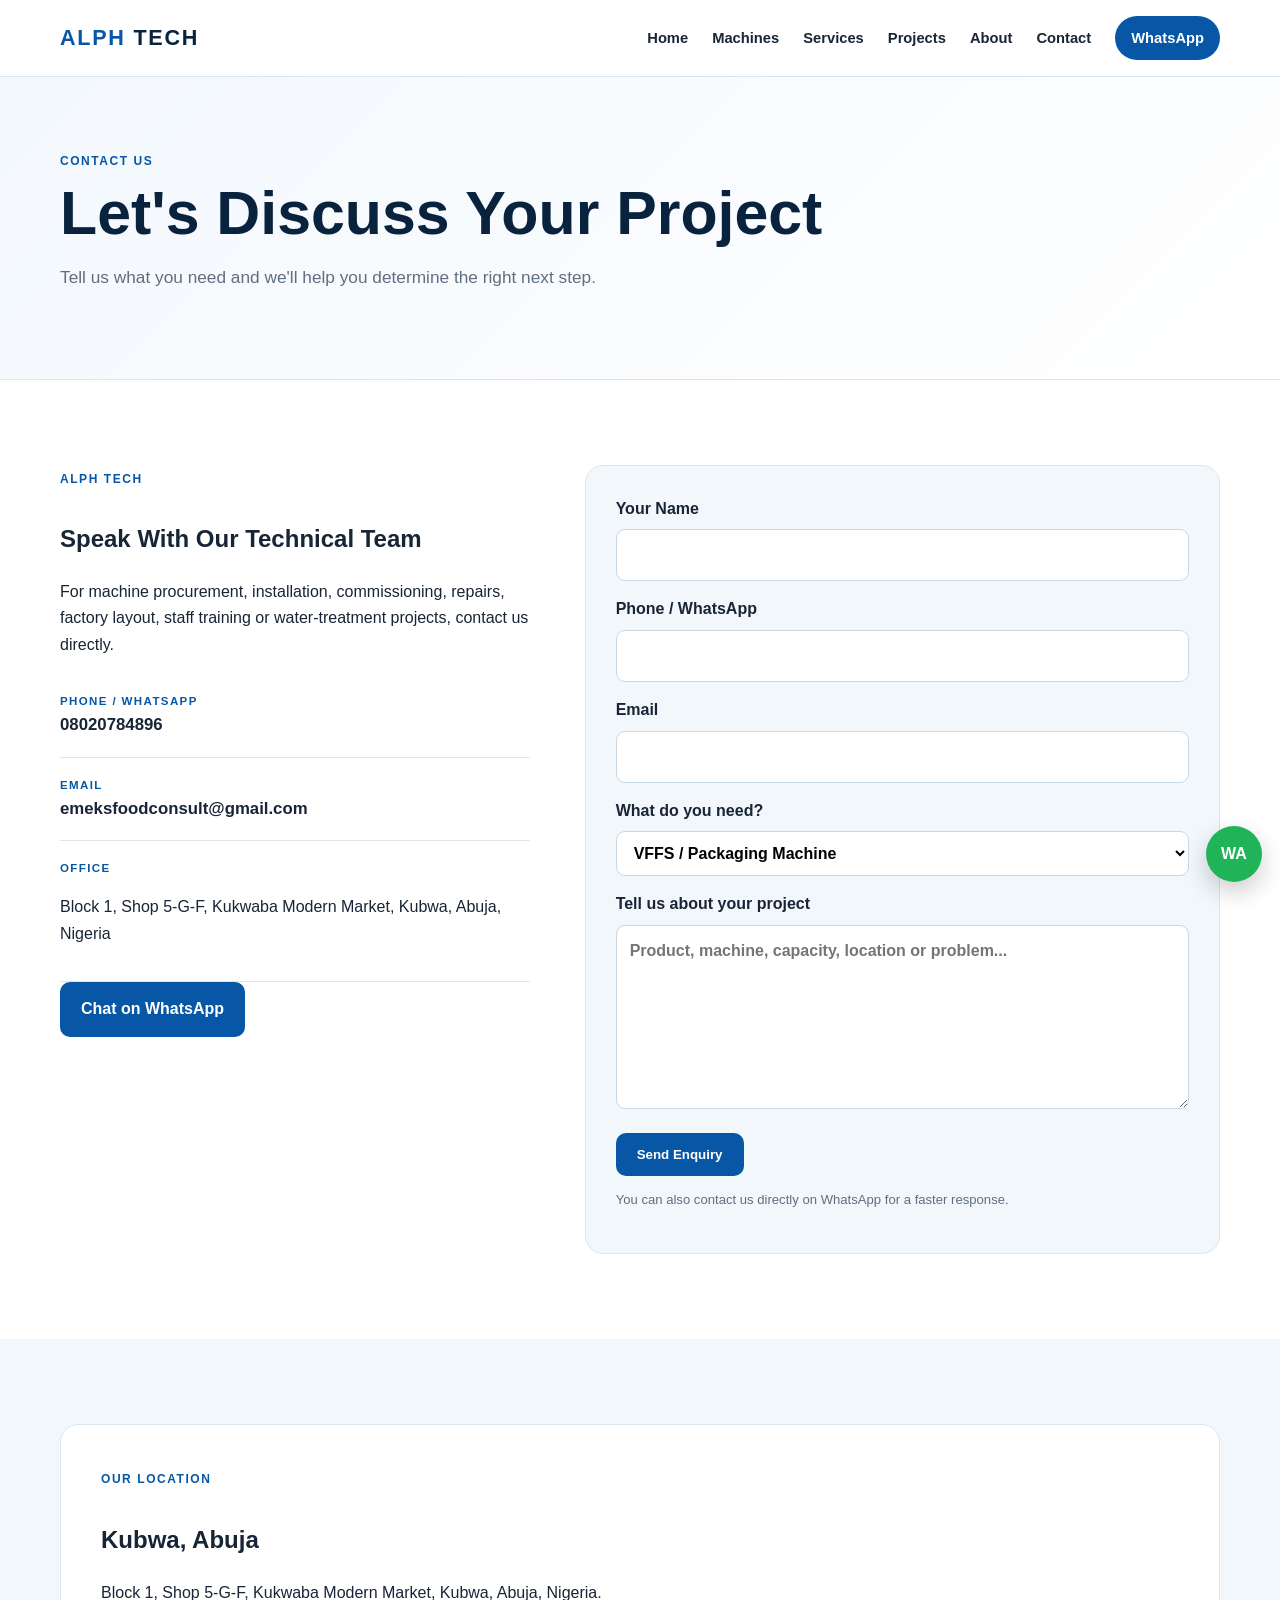
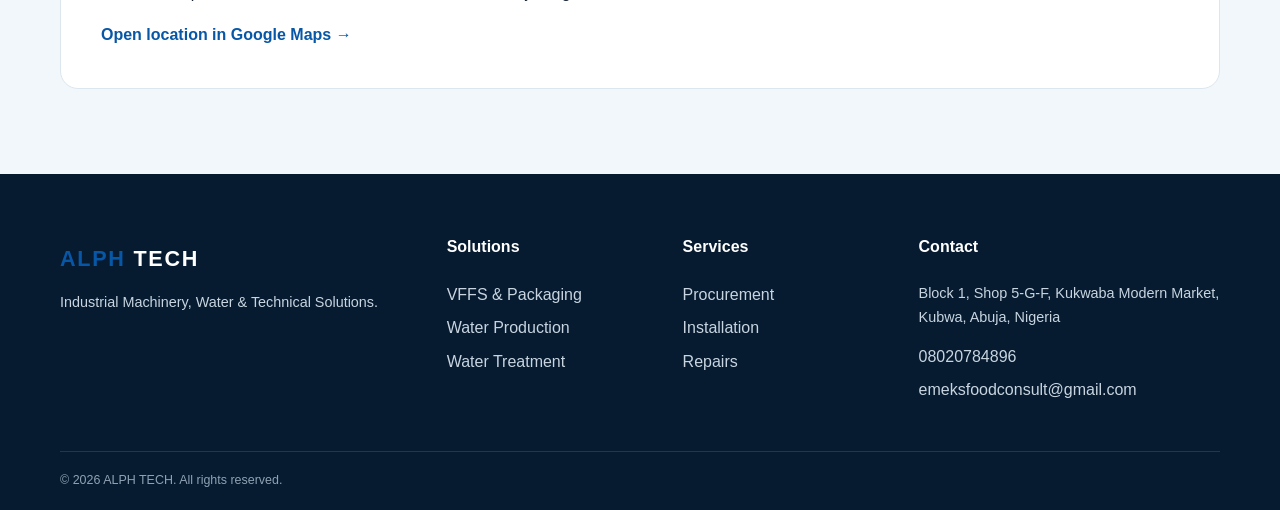
<file: contact.html>
<!DOCTYPE html>
<html lang="en"><head><meta charset="UTF-8"><meta name="viewport" content="width=device-width, initial-scale=1.0"><title>Contact ALPH TECH | Abuja Packaging & Machinery Services</title><meta name="description" content="Contact ALPH TECH in Kubwa, Abuja for VFFS packaging machine procurement, installation, repairs, water production equipment, water treatment and technical consultation."><link rel="stylesheet" href="style.css"></head>
<body>
<header class="site-header"><div class="container nav-wrap"><a class="brand" href="index.html"><span>ALPH</span> TECH</a><button class="menu-toggle" aria-label="Open menu">☰</button><nav class="nav" id="mainNav"><a href="index.html">Home</a><a href="machines.html">Machines</a><a href="services.html">Services</a><a href="projects.html">Projects</a><a href="about.html">About</a><a href="contact.html">Contact</a><a class="nav-whatsapp" href="https://wa.me/2348020784896" target="_blank" rel="noopener">WhatsApp</a></nav></div></header>
<main>
<section class="page-hero"><div class="container"><span class="eyebrow">CONTACT US</span><h1>Let's Discuss Your Project</h1><p>Tell us what you need and we'll help you determine the right next step.</p></div></section>
<section class="section"><div class="container contact-grid">
<div><span class="eyebrow">ALPH TECH</span><h2>Speak With Our Technical Team</h2><p>For machine procurement, installation, commissioning, repairs, factory layout, staff training or water-treatment projects, contact us directly.</p>
<div class="contact-item"><span>PHONE / WHATSAPP</span><a href="tel:+2348020784896">08020784896</a></div>
<div class="contact-item"><span>EMAIL</span><a href="mailto:emeksfoodconsult@gmail.com">emeksfoodconsult@gmail.com</a></div>
<div class="contact-item"><span>OFFICE</span><p>Block 1, Shop 5-G-F, Kukwaba Modern Market, Kubwa, Abuja, Nigeria</p></div>
<a class="btn btn-primary" href="https://wa.me/2348020784896?text=Hello%20ALPH%20TECH,%20I%20would%20like%20to%20discuss%20a%20machine%20or%20technical%20project." target="_blank" rel="noopener">Chat on WhatsApp</a>
</div>
<form class="contact-form" action="https://formsubmit.co/emeksfoodconsult@gmail.com" method="POST">
<input type="hidden" name="_subject" value="New ALPH TECH Website Enquiry">
<input type="hidden" name="_captcha" value="false">
<input type="hidden" name="_template" value="table">
<label>Your Name<input type="text" name="name" required></label>
<label>Phone / WhatsApp<input type="tel" name="phone" required></label>
<label>Email<input type="email" name="email"></label>
<label>What do you need?<select name="service"><option>VFFS / Packaging Machine</option><option>Water Production Equipment</option><option>Water Treatment</option><option>Machine Repair / Maintenance</option><option>Procurement</option><option>Factory Layout / Consultation</option><option>Other Technical Service</option></select></label>
<label>Tell us about your project<textarea name="message" rows="6" placeholder="Product, machine, capacity, location or problem..."></textarea></label>
<button class="btn btn-primary" type="submit">Send Enquiry</button>
<p class="form-note">You can also contact us directly on WhatsApp for a faster response.</p>
</form>
</div></section>
<section class="section section-soft"><div class="container"><div class="map-note"><span class="eyebrow">OUR LOCATION</span><h2>Kubwa, Abuja</h2><p>Block 1, Shop 5-G-F, Kukwaba Modern Market, Kubwa, Abuja, Nigeria.</p><a class="text-link" href="https://www.google.com/maps/search/?api=1&query=Kukwaba%20Modern%20Market%20Kubwa%20Abuja" target="_blank" rel="noopener">Open location in Google Maps →</a></div></div></section>
</main>
<footer class="footer"><div class="container footer-grid"><div><a class="brand footer-brand" href="index.html"><span>ALPH</span> TECH</a><p>Industrial Machinery, Water &amp; Technical Solutions.</p></div><div><h4>Solutions</h4><a href="machines.html#vffs">VFFS &amp; Packaging</a><a href="machines.html#water-production">Water Production</a><a href="machines.html#water-treatment">Water Treatment</a></div><div><h4>Services</h4><a href="services.html">Procurement</a><a href="services.html">Installation</a><a href="services.html#repairs">Repairs</a></div><div><h4>Contact</h4><p>Block 1, Shop 5-G-F, Kukwaba Modern Market, Kubwa, Abuja, Nigeria</p><a href="tel:+2348020784896">08020784896</a><a href="mailto:emeksfoodconsult@gmail.com">emeksfoodconsult@gmail.com</a></div></div><div class="container copyright">© 2026 ALPH TECH. All rights reserved.</div></footer><a class="floating-whatsapp" href="https://wa.me/2348020784896" target="_blank" rel="noopener">WA</a><script src="script.js"></script>
</body></html>
</file>
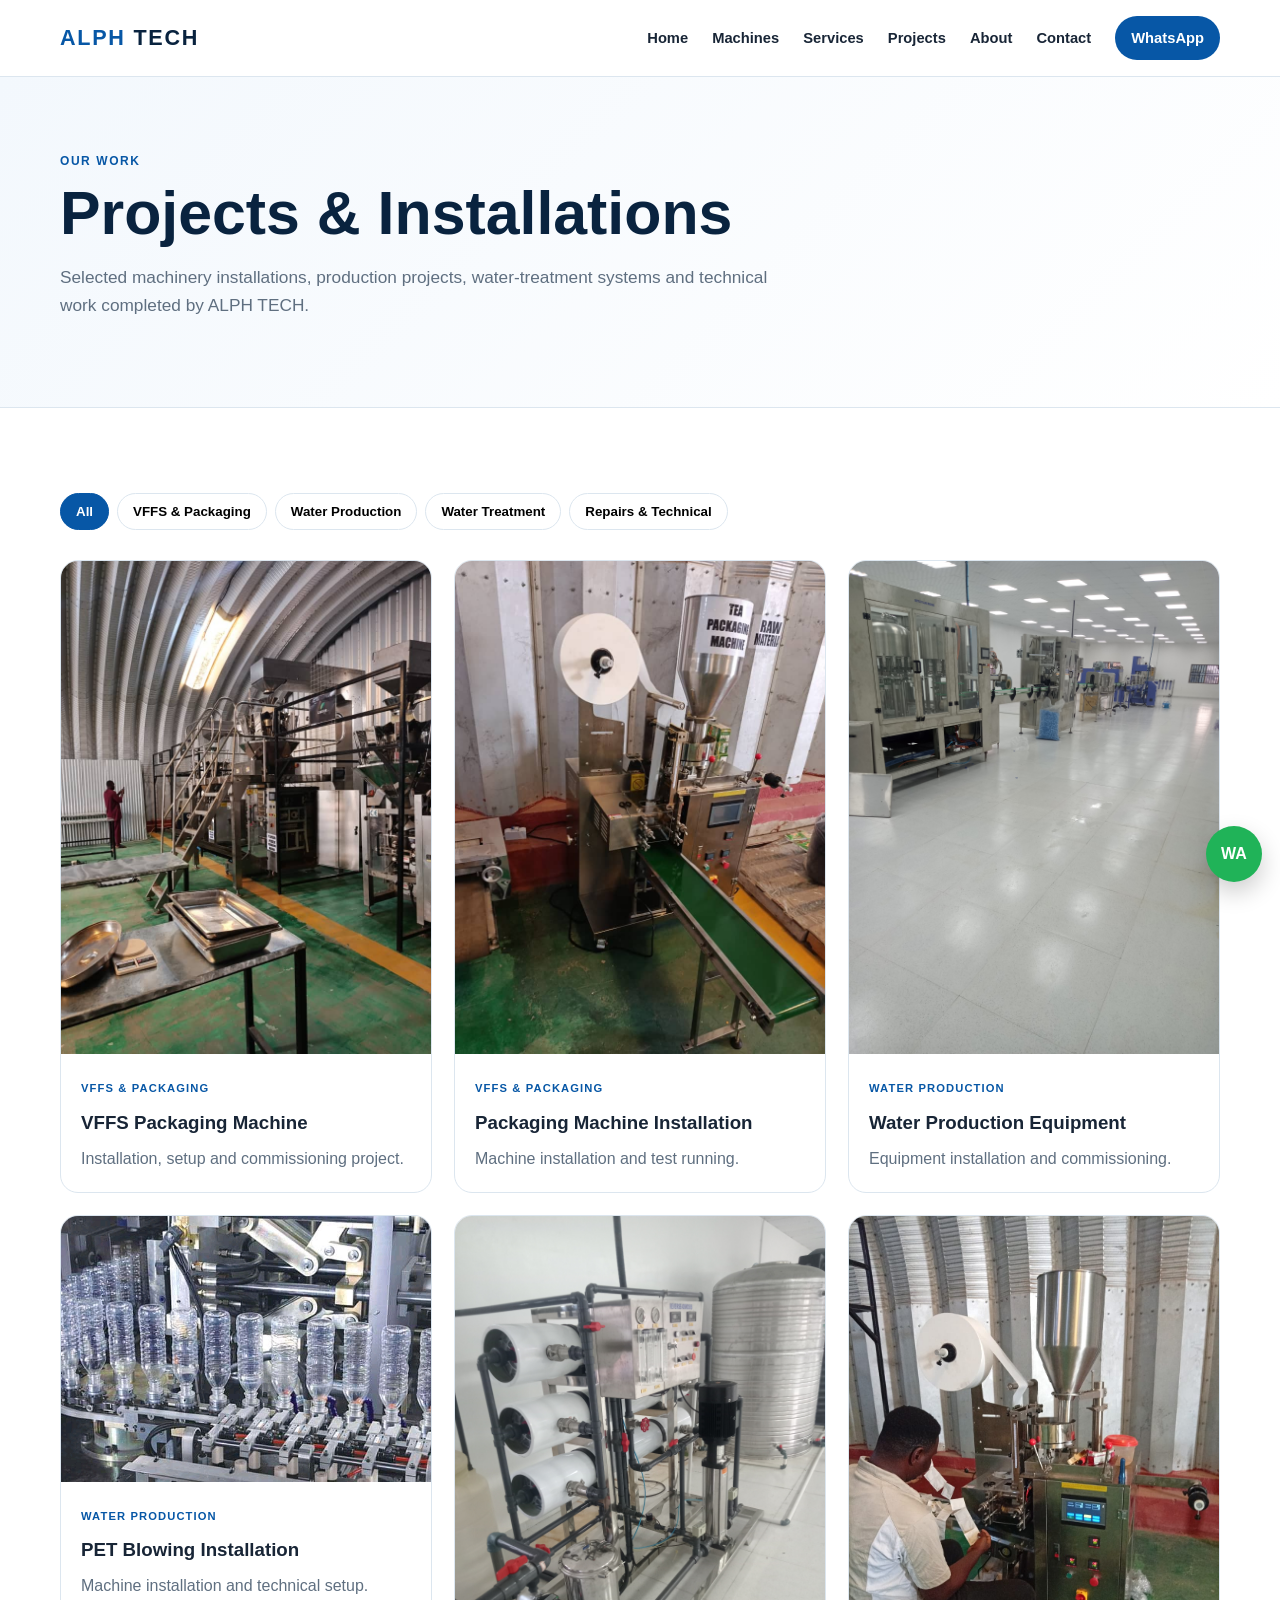
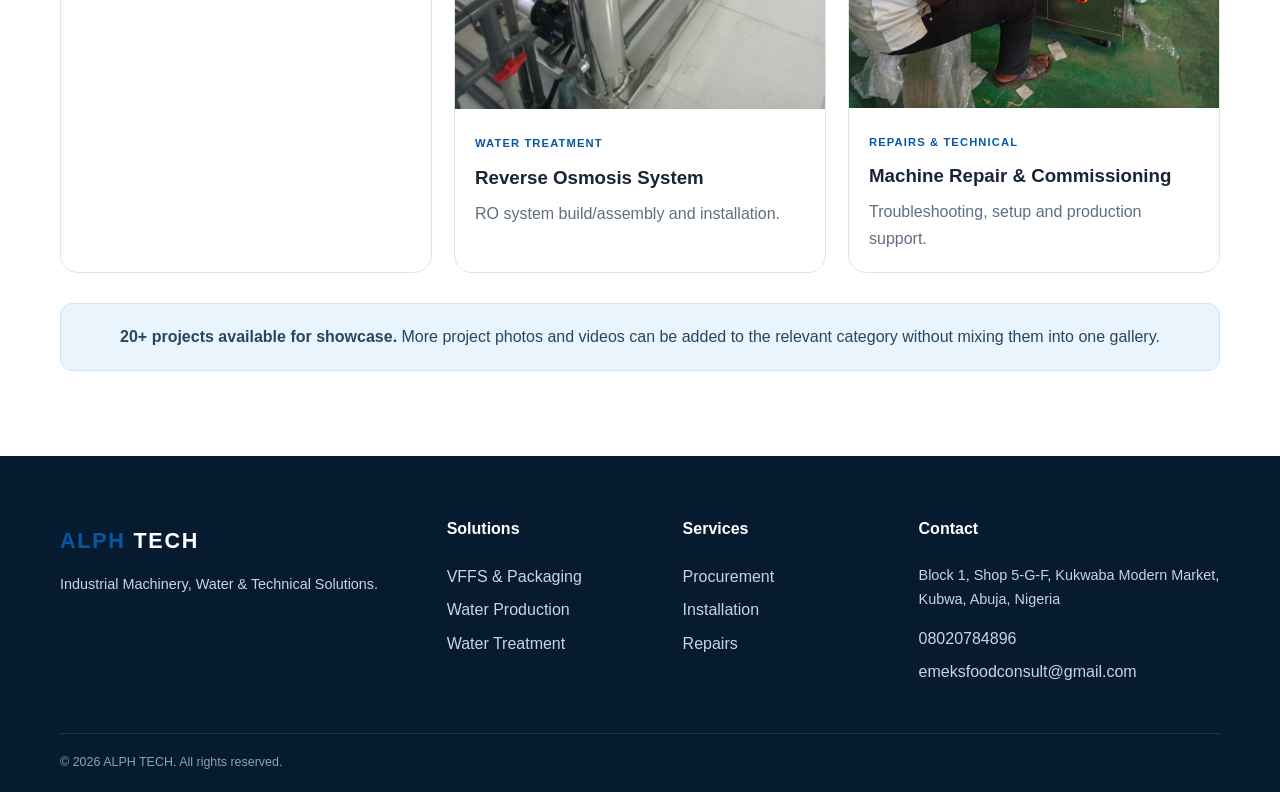
<file: projects.html>
<!DOCTYPE html>
<html lang="en"><head><meta charset="UTF-8"><meta name="viewport" content="width=device-width, initial-scale=1.0"><title>Projects | ALPH TECH — Machine Installation & Technical Projects</title><meta name="description" content="View ALPH TECH packaging machinery, water production, water treatment and technical service projects across Nigeria."><link rel="stylesheet" href="style.css"></head>
<body>
<header class="site-header"><div class="container nav-wrap"><a class="brand" href="index.html"><span>ALPH</span> TECH</a><button class="menu-toggle" aria-label="Open menu">☰</button><nav class="nav" id="mainNav"><a href="index.html">Home</a><a href="machines.html">Machines</a><a href="services.html">Services</a><a href="projects.html">Projects</a><a href="about.html">About</a><a href="contact.html">Contact</a><a class="nav-whatsapp" href="https://wa.me/2348020784896" target="_blank" rel="noopener">WhatsApp</a></nav></div></header>
<main>
<section class="page-hero"><div class="container"><span class="eyebrow">OUR WORK</span><h1>Projects &amp; Installations</h1><p>Selected machinery installations, production projects, water-treatment systems and technical work completed by ALPH TECH.</p></div></section>
<section class="section"><div class="container">
<div class="filter-bar"><button class="filter active" data-filter="all">All</button><button class="filter" data-filter="vffs">VFFS &amp; Packaging</button><button class="filter" data-filter="water">Water Production</button><button class="filter" data-filter="treatment">Water Treatment</button><button class="filter" data-filter="repairs">Repairs &amp; Technical</button></div>
<div class="project-grid">
  <article class="project-card" data-category="vffs"><div class="image-placeholder"><img src="images/projects/project-01.jpg" alt="ALPH TECH VFFS project" onerror="this.style.display='none';this.parentElement.classList.add('placeholder-active')"><div class="placeholder-label"><span>PROJECT 01</span><small>Replace with your project photo</small></div></div><div><span class="project-tag">VFFS &amp; PACKAGING</span><h3>VFFS Packaging Machine</h3><p>Installation, setup and commissioning project.</p></div></article>
  <article class="project-card" data-category="vffs"><div class="image-placeholder"><img src="images/projects/project-02.jpg" alt="ALPH TECH packaging project" onerror="this.style.display='none';this.parentElement.classList.add('placeholder-active')"><div class="placeholder-label"><span>PROJECT 02</span><small>Replace with your project photo</small></div></div><div><span class="project-tag">VFFS &amp; PACKAGING</span><h3>Packaging Machine Installation</h3><p>Machine installation and test running.</p></div></article>
  <article class="project-card" data-category="water"><div class="image-placeholder"><img src="images/projects/project-03.jpg" alt="ALPH TECH water production project" onerror="this.style.display='none';this.parentElement.classList.add('placeholder-active')"><div class="placeholder-label"><span>PROJECT 03</span><small>Replace with your project photo</small></div></div><div><span class="project-tag">WATER PRODUCTION</span><h3>Water Production Equipment</h3><p>Equipment installation and commissioning.</p></div></article>
  <article class="project-card" data-category="water"><div class="image-placeholder"><img src="images/projects/project-04.jpg" alt="ALPH TECH PET blowing project" onerror="this.style.display='none';this.parentElement.classList.add('placeholder-active')"><div class="placeholder-label"><span>PROJECT 04</span><small>Replace with your project photo</small></div></div><div><span class="project-tag">WATER PRODUCTION</span><h3>PET Blowing Installation</h3><p>Machine installation and technical setup.</p></div></article>
  <article class="project-card" data-category="treatment"><div class="image-placeholder"><img src="images/projects/project-05.jpg" alt="ALPH TECH RO project" onerror="this.style.display='none';this.parentElement.classList.add('placeholder-active')"><div class="placeholder-label"><span>PROJECT 05</span><small>Replace with your project photo</small></div></div><div><span class="project-tag">WATER TREATMENT</span><h3>Reverse Osmosis System</h3><p>RO system build/assembly and installation.</p></div></article>
  <article class="project-card" data-category="repairs"><div class="image-placeholder"><img src="images/projects/project-06.jpg" alt="ALPH TECH machine repair project" onerror="this.style.display='none';this.parentElement.classList.add('placeholder-active')"><div class="placeholder-label"><span>PROJECT 06</span><small>Replace with your project photo</small></div></div><div><span class="project-tag">REPAIRS &amp; TECHNICAL</span><h3>Machine Repair &amp; Commissioning</h3><p>Troubleshooting, setup and production support.</p></div></article>
</div>
<div class="notice centered"><strong>20+ projects available for showcase.</strong> More project photos and videos can be added to the relevant category without mixing them into one gallery.</div>
</div></section>
</main>
<footer class="footer"><div class="container footer-grid"><div><a class="brand footer-brand" href="index.html"><span>ALPH</span> TECH</a><p>Industrial Machinery, Water &amp; Technical Solutions.</p></div><div><h4>Solutions</h4><a href="machines.html#vffs">VFFS &amp; Packaging</a><a href="machines.html#water-production">Water Production</a><a href="machines.html#water-treatment">Water Treatment</a></div><div><h4>Services</h4><a href="services.html">Procurement</a><a href="services.html">Installation</a><a href="services.html#repairs">Repairs</a></div><div><h4>Contact</h4><p>Block 1, Shop 5-G-F, Kukwaba Modern Market, Kubwa, Abuja, Nigeria</p><a href="tel:+2348020784896">08020784896</a><a href="mailto:emeksfoodconsult@gmail.com">emeksfoodconsult@gmail.com</a></div></div><div class="container copyright">© 2026 ALPH TECH. All rights reserved.</div></footer><a class="floating-whatsapp" href="https://wa.me/2348020784896" target="_blank" rel="noopener">WA</a><script src="script.js"></script>
</body></html>
</file>
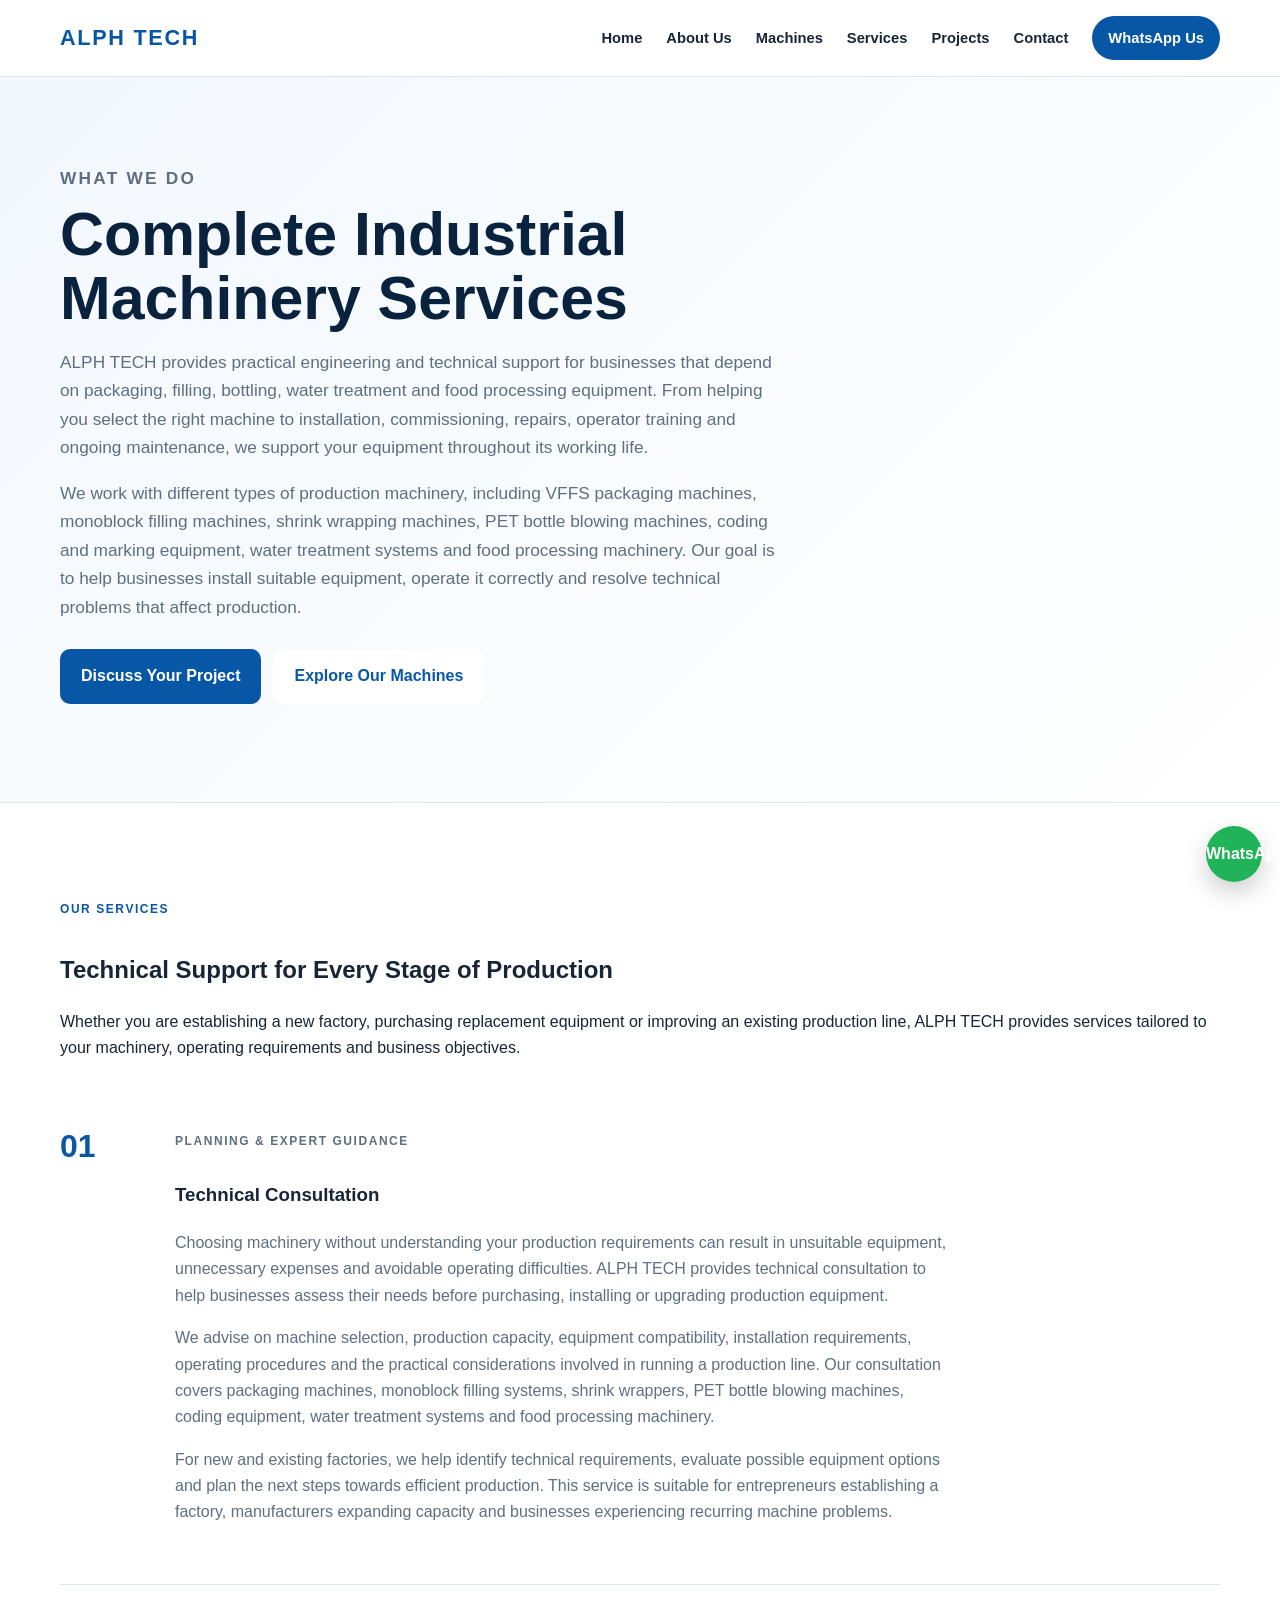
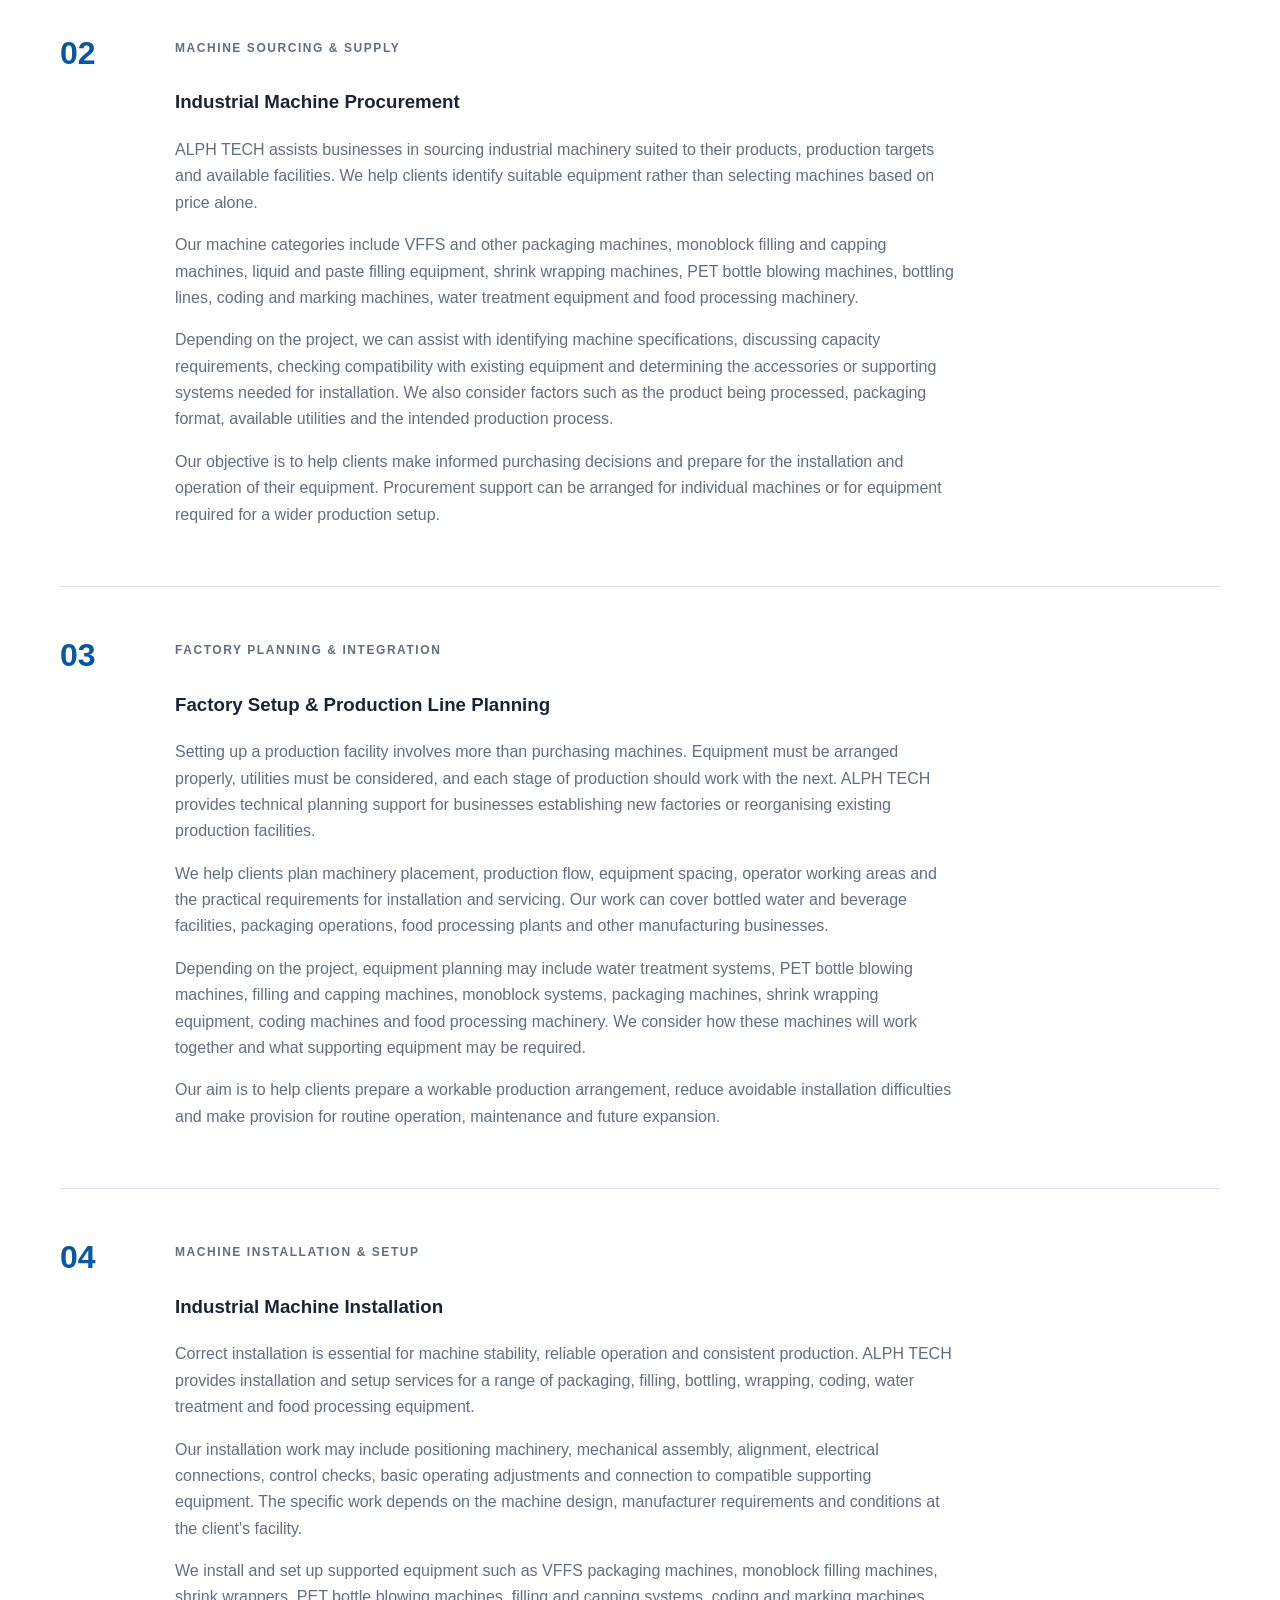
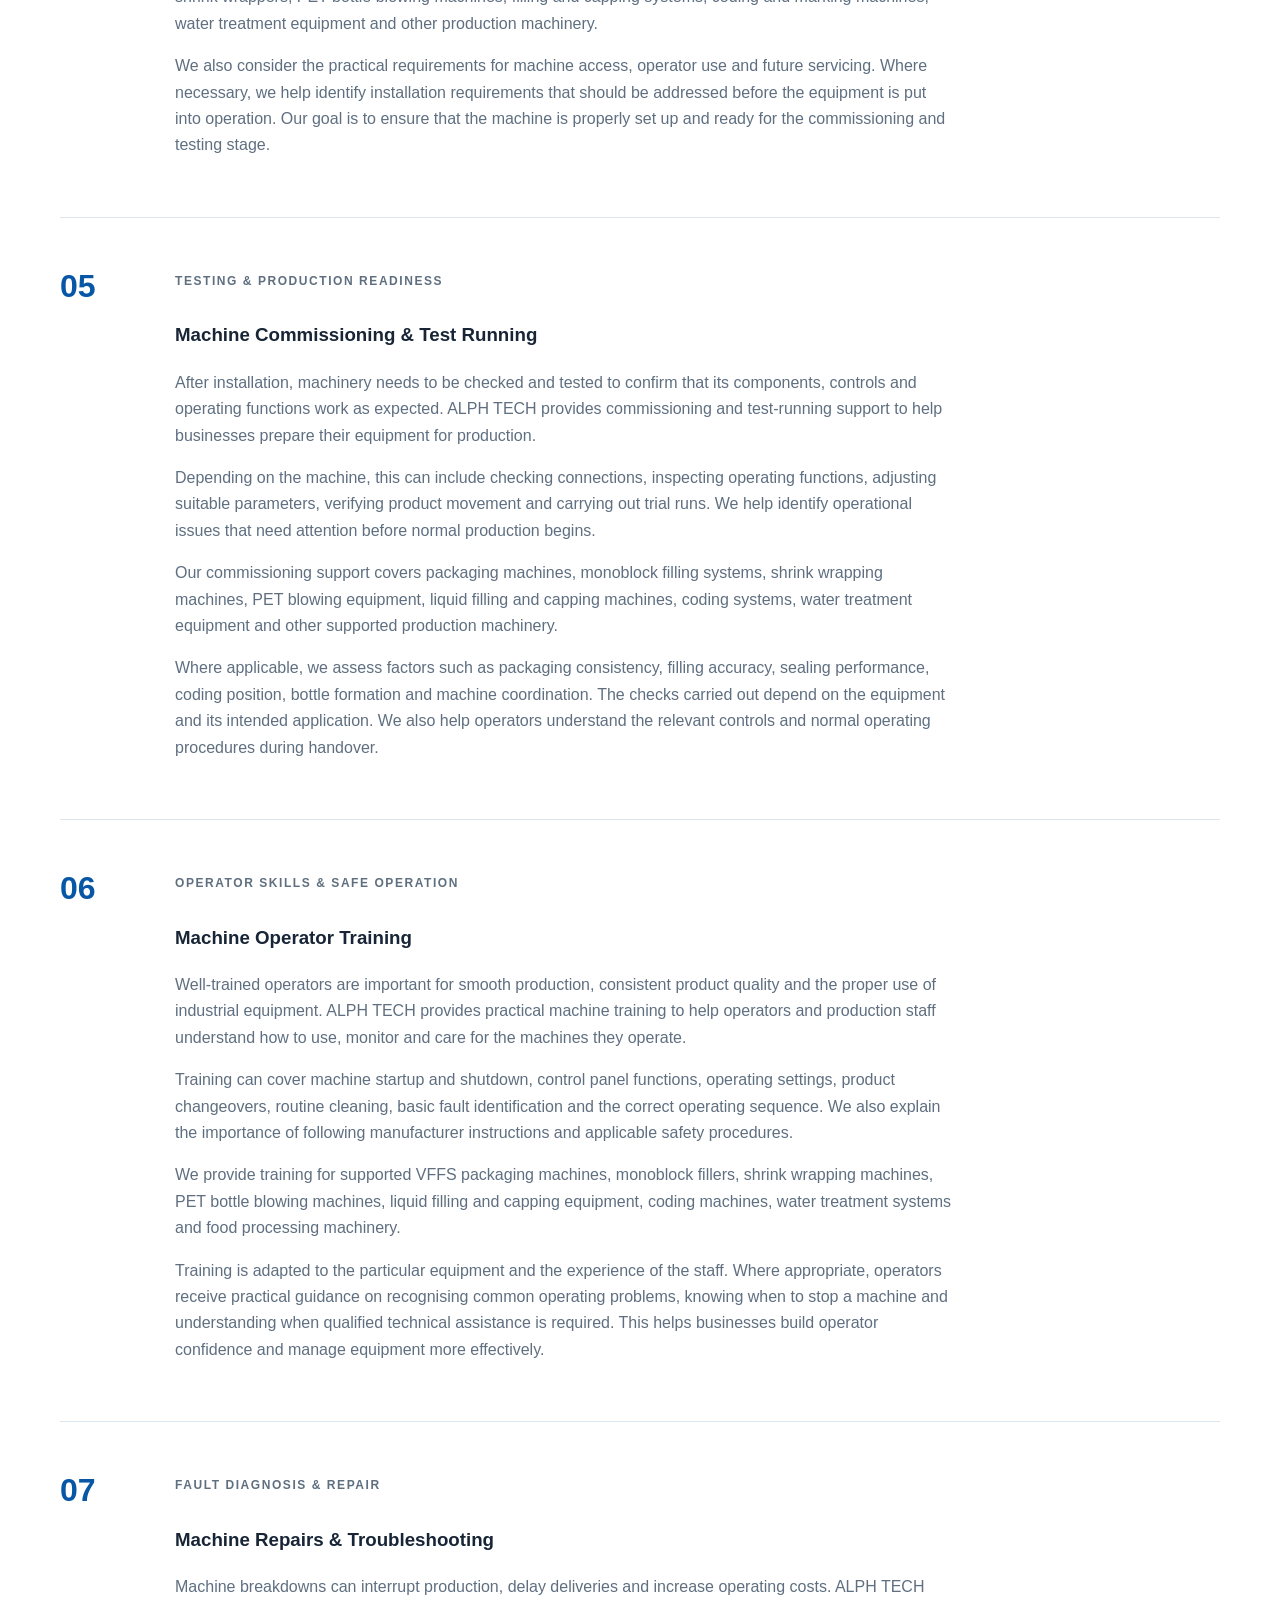
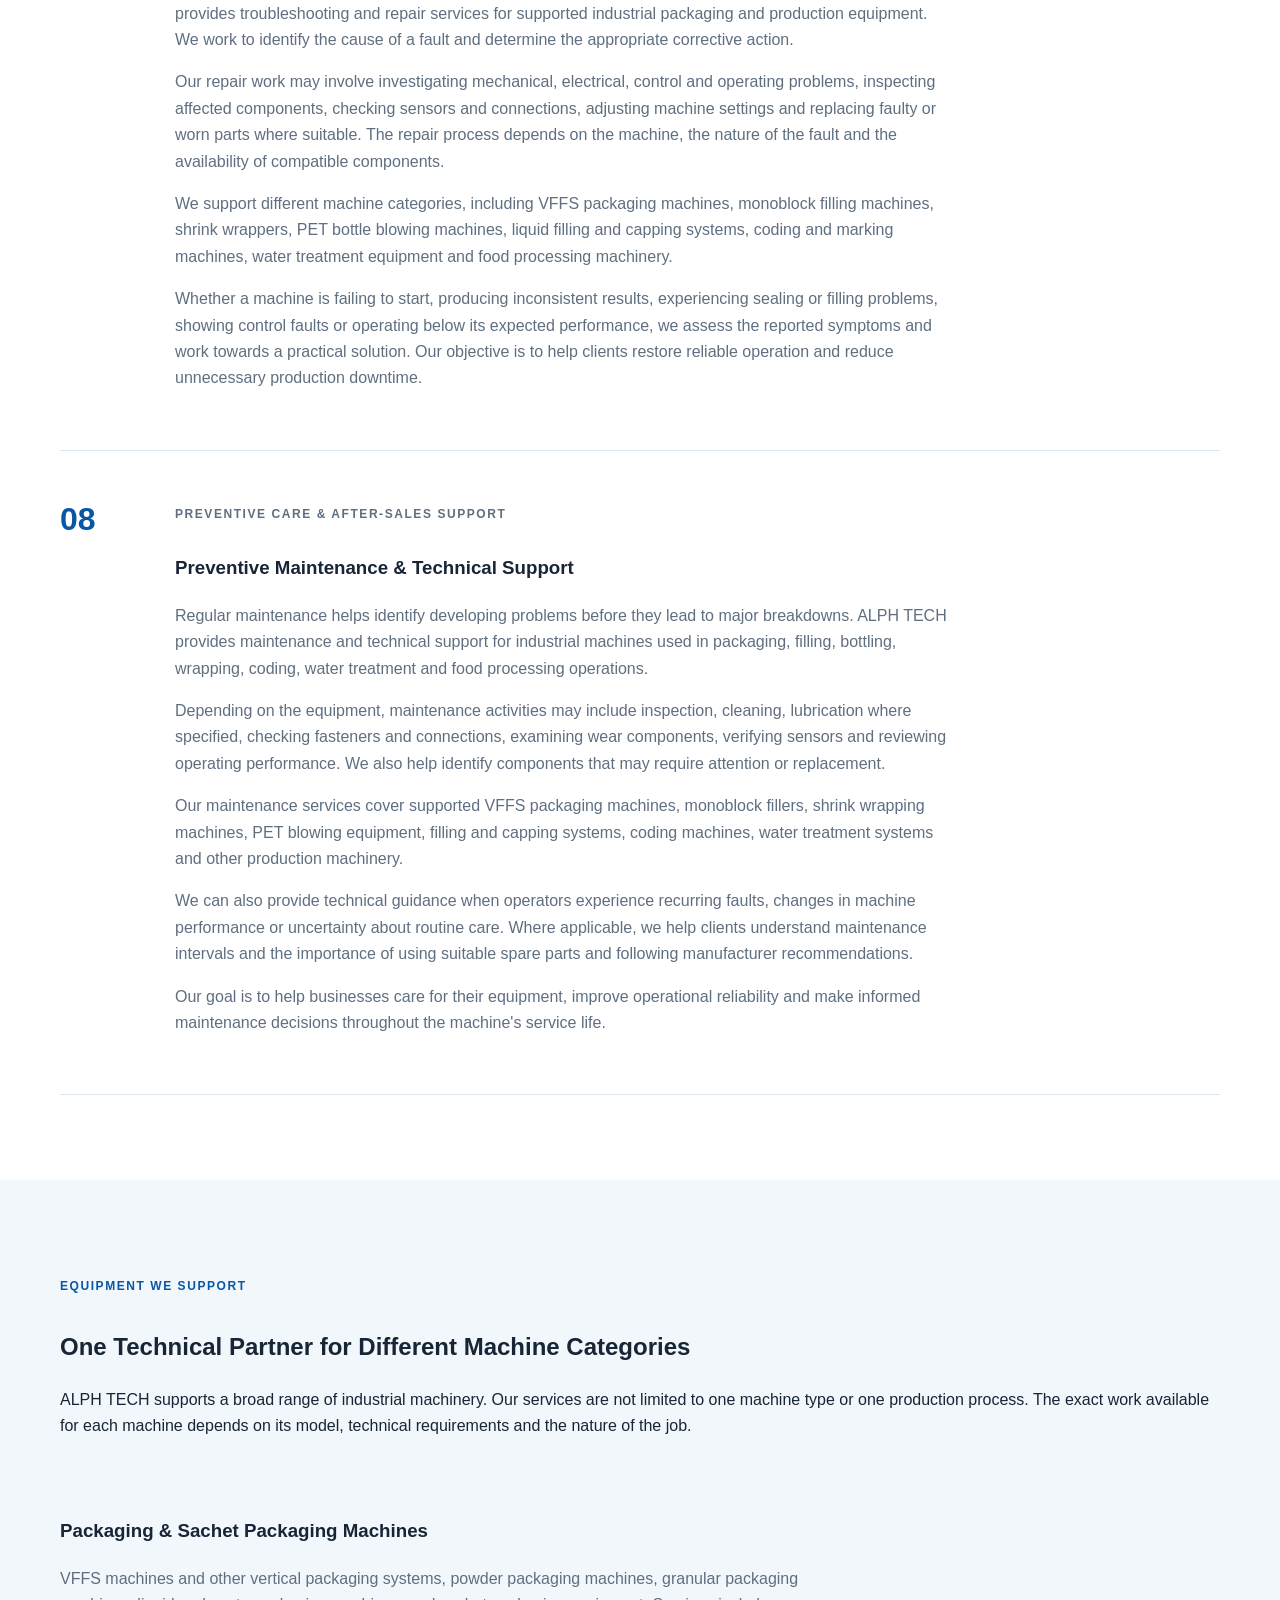
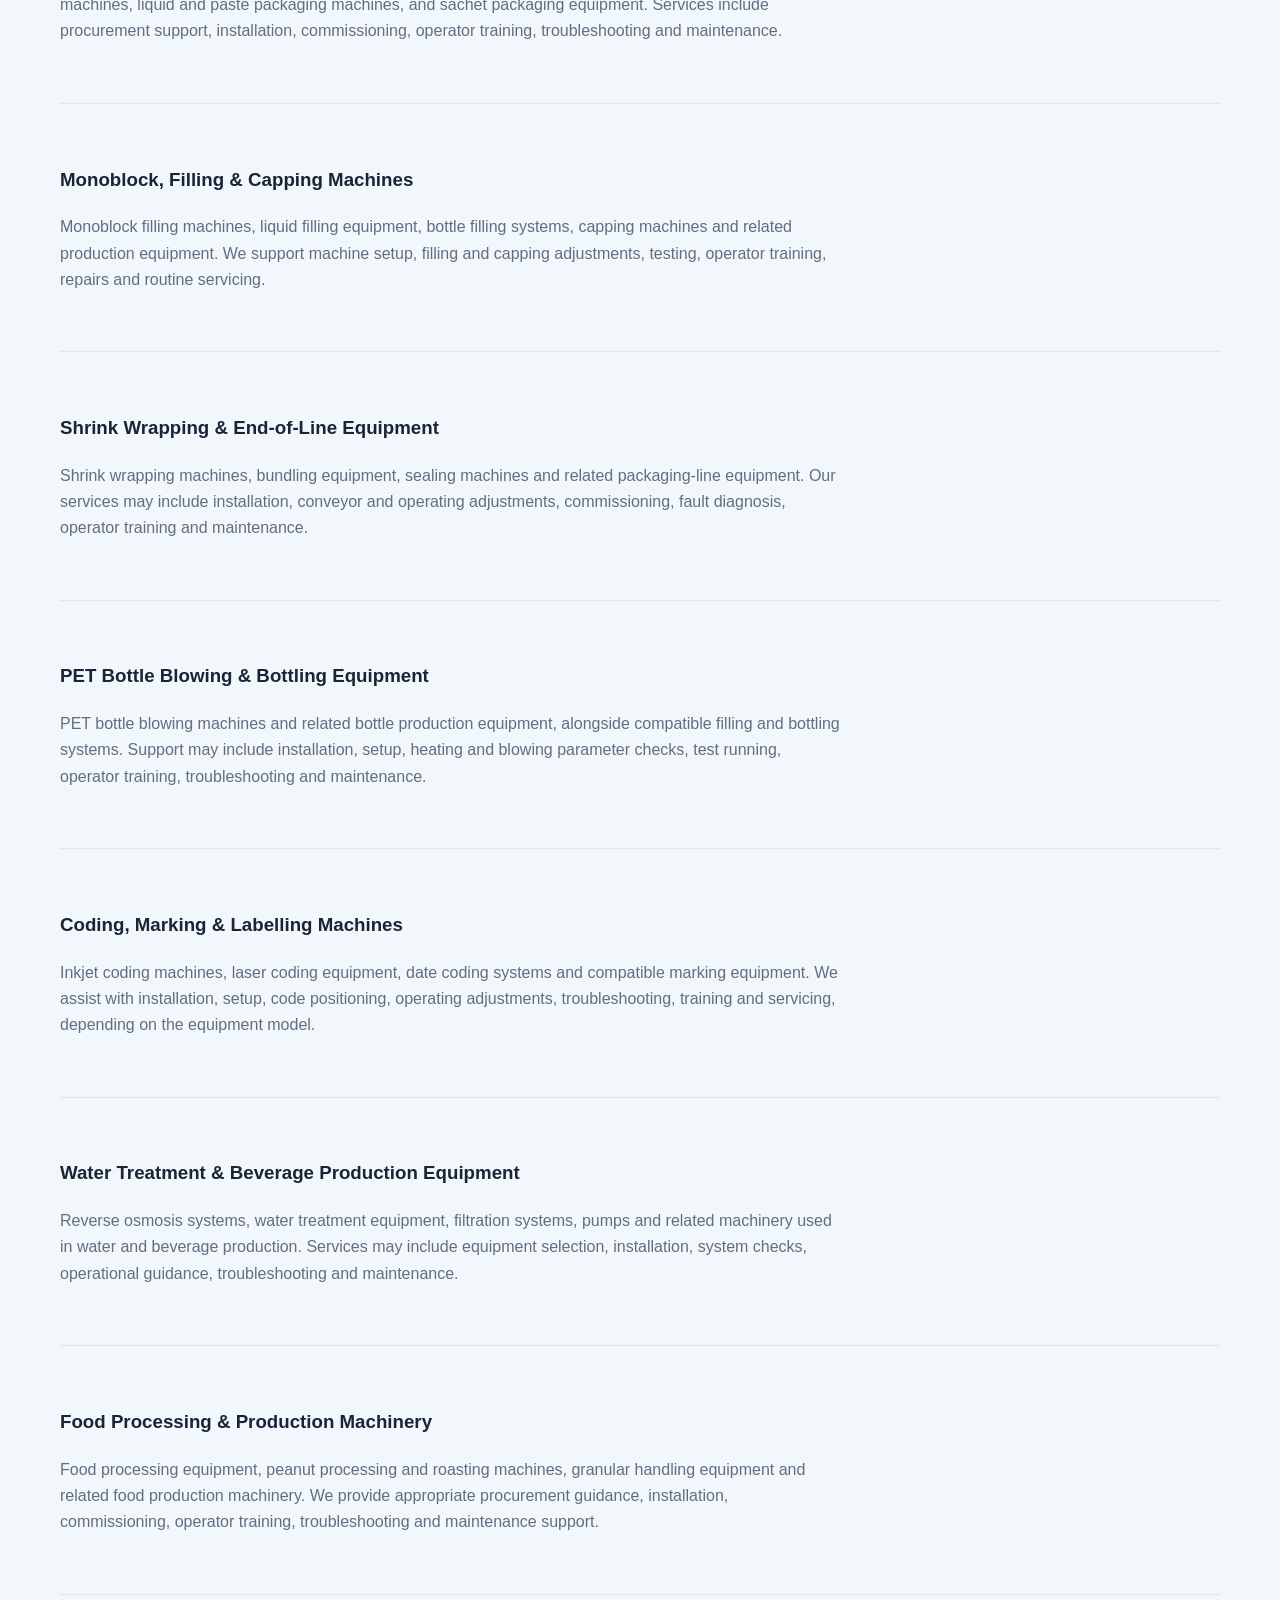
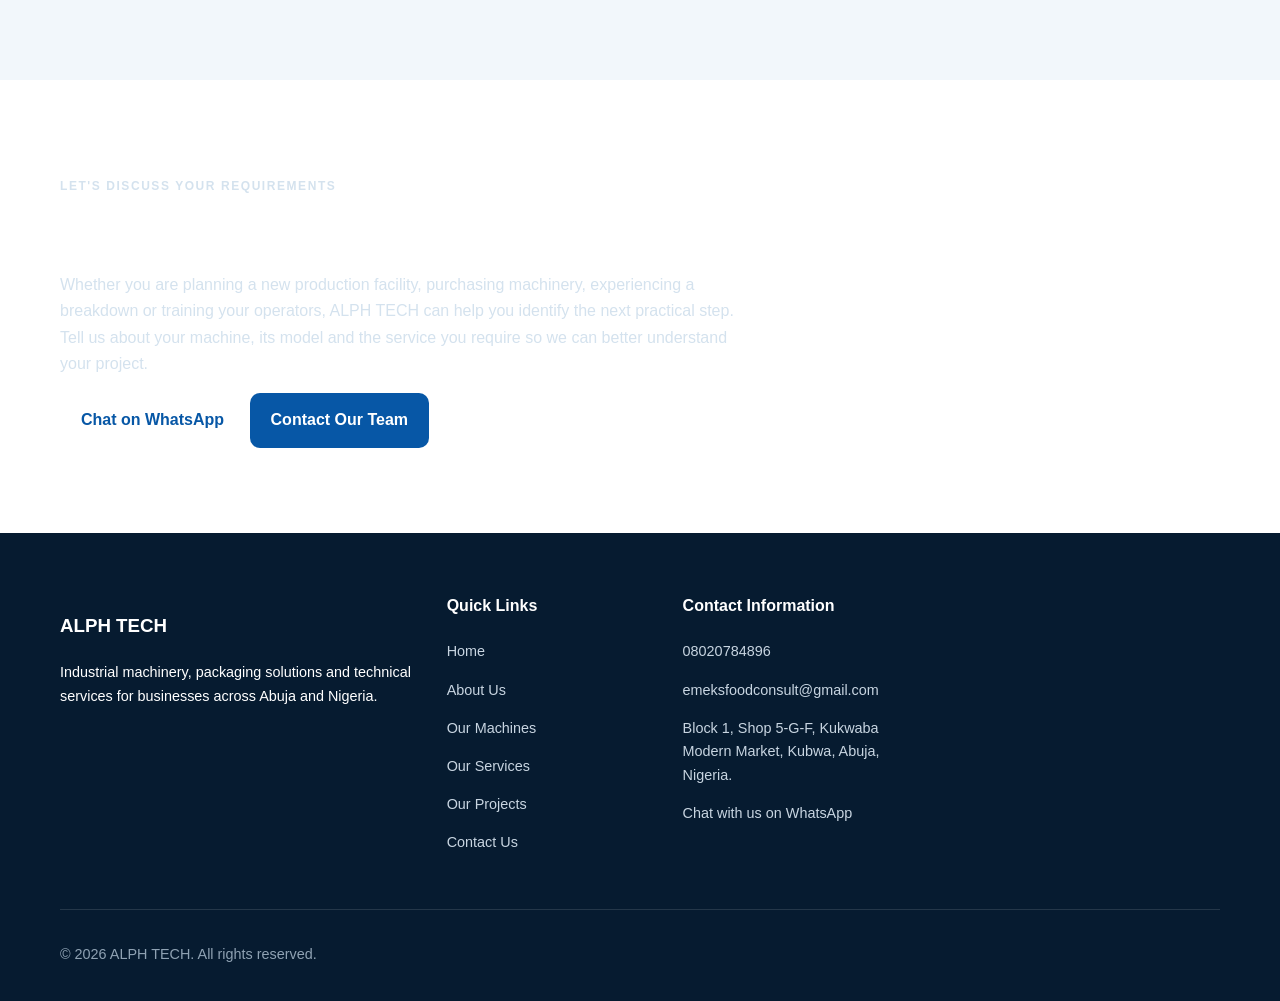
<file: services.html>
<!DOCTYPE html>
<html lang="en">
<head>
  <meta charset="UTF-8">
  <meta name="viewport" content="width=device-width, initial-scale=1.0">

  <title>Our Services | ALPH TECH — Industrial Machinery Solutions</title>

  <meta name="description" content="ALPH TECH provides industrial machine procurement, installation, commissioning, repairs, operator training, preventive maintenance, factory setup and technical consultation for packaging, bottling, PET blowing, water treatment and food processing equipment across Nigeria.">

  <meta name="keywords" content="industrial machine installation Abuja, packaging machine repair Nigeria, VFFS machine repair, monoblock filling machine installation, shrink wrapping machine repair, PET blowing machine service, coding machine installation, water treatment equipment, food processing machines, operator training, factory setup">

  <meta name="author" content="ALPH TECH">
  <meta name="robots" content="index, follow">

  <link rel="stylesheet" href="style.css">
</head>

<body>

  <!-- HEADER -->
  <header class="site-header">
    <div class="container nav-wrap">

      <a href="index.html" class="brand">
        <span>ALPH TECH</span>
      </a>

      <button class="menu-toggle"
              aria-label="Open navigation menu"
              aria-expanded="false">
        ☰
      </button>

      <nav class="nav">
        <a href="index.html">Home</a>
        <a href="about.html">About Us</a>
        <a href="machines.html">Machines</a>
        <a href="services.html" aria-current="page">Services</a>
        <a href="projects.html">Projects</a>
        <a href="contact.html">Contact</a>

        <a class="nav-whatsapp"
           href="https://wa.me/2348020784896"
           target="_blank"
           rel="noopener">
          WhatsApp Us
        </a>
      </nav>

    </div>
  </header>


  <!-- PAGE INTRODUCTION -->
  <section class="page-hero">
    <div class="container">

      <p class="eyebrow">WHAT WE DO</p>

      <h1>Complete Industrial Machinery Services</h1>

      <p>
        ALPH TECH provides practical engineering and technical support
        for businesses that depend on packaging, filling, bottling,
        water treatment and food processing equipment. From helping
        you select the right machine to installation, commissioning,
        repairs, operator training and ongoing maintenance, we support
        your equipment throughout its working life.
      </p>

      <p>
        We work with different types of production machinery, including
        VFFS packaging machines, monoblock filling machines, shrink
        wrapping machines, PET bottle blowing machines, coding and
        marking equipment, water treatment systems and food processing
        machinery. Our goal is to help businesses install suitable
        equipment, operate it correctly and resolve technical problems
        that affect production.
      </p>

      <div class="hero-actions">
        <a class="btn btn-primary"
           href="https://wa.me/2348020784896"
           target="_blank"
           rel="noopener">
          Discuss Your Project
        </a>

        <a class="btn btn-white" href="machines.html">
          Explore Our Machines
        </a>
      </div>

    </div>
  </section>


  <!-- SERVICES -->
  <section class="section">
    <div class="container">

      <p class="eyebrow">OUR SERVICES</p>

      <h2>Technical Support for Every Stage of Production</h2>

      <p>
        Whether you are establishing a new factory, purchasing
        replacement equipment or improving an existing production
        line, ALPH TECH provides services tailored to your machinery,
        operating requirements and business objectives.
      </p>

      <div class="service-list">

        <!-- 01: CONSULTATION -->
        <article class="service-row" id="consultation">

          <div class="service-number">01</div>

          <div class="service-content">
            <p class="eyebrow">PLANNING & EXPERT GUIDANCE</p>

            <h3>Technical Consultation</h3>

            <p>
              Choosing machinery without understanding your production
              requirements can result in unsuitable equipment, unnecessary
              expenses and avoidable operating difficulties. ALPH TECH
              provides technical consultation to help businesses assess
              their needs before purchasing, installing or upgrading
              production equipment.
            </p>

            <p>
              We advise on machine selection, production capacity,
              equipment compatibility, installation requirements,
              operating procedures and the practical considerations
              involved in running a production line. Our consultation
              covers packaging machines, monoblock filling systems,
              shrink wrappers, PET bottle blowing machines, coding
              equipment, water treatment systems and food processing
              machinery.
            </p>

            <p>
              For new and existing factories, we help identify technical
              requirements, evaluate possible equipment options and
              plan the next steps towards efficient production. This
              service is suitable for entrepreneurs establishing a
              factory, manufacturers expanding capacity and businesses
              experiencing recurring machine problems.
            </p>

          </div>
        </article>


        <!-- 02: PROCUREMENT -->
        <article class="service-row" id="procurement">

          <div class="service-number">02</div>

          <div class="service-content">
            <p class="eyebrow">MACHINE SOURCING & SUPPLY</p>

            <h3>Industrial Machine Procurement</h3>

            <p>
              ALPH TECH assists businesses in sourcing industrial
              machinery suited to their products, production targets
              and available facilities. We help clients identify
              suitable equipment rather than selecting machines
              based on price alone.
            </p>

            <p>
              Our machine categories include VFFS and other packaging
              machines, monoblock filling and capping machines, liquid
              and paste filling equipment, shrink wrapping machines,
              PET bottle blowing machines, bottling lines, coding and
              marking machines, water treatment equipment and food
              processing machinery.
            </p>

            <p>
              Depending on the project, we can assist with identifying
              machine specifications, discussing capacity requirements,
              checking compatibility with existing equipment and
              determining the accessories or supporting systems needed
              for installation. We also consider factors such as the
              product being processed, packaging format, available
              utilities and the intended production process.
            </p>

            <p>
              Our objective is to help clients make informed purchasing
              decisions and prepare for the installation and operation
              of their equipment. Procurement support can be arranged
              for individual machines or for equipment required for
              a wider production setup.
            </p>

          </div>
        </article>


        <!-- 03: FACTORY LAYOUT -->
        <article class="service-row" id="factory-layout">

          <div class="service-number">03</div>

          <div class="service-content">
            <p class="eyebrow">FACTORY PLANNING & INTEGRATION</p>

            <h3>Factory Setup & Production Line Planning</h3>

            <p>
              Setting up a production facility involves more than
              purchasing machines. Equipment must be arranged properly,
              utilities must be considered, and each stage of production
              should work with the next. ALPH TECH provides technical
              planning support for businesses establishing new factories
              or reorganising existing production facilities.
            </p>

            <p>
              We help clients plan machinery placement, production flow,
              equipment spacing, operator working areas and the practical
              requirements for installation and servicing. Our work can
              cover bottled water and beverage facilities, packaging
              operations, food processing plants and other manufacturing
              businesses.
            </p>

            <p>
              Depending on the project, equipment planning may include
              water treatment systems, PET bottle blowing machines,
              filling and capping machines, monoblock systems, packaging
              machines, shrink wrapping equipment, coding machines and
              food processing machinery. We consider how these machines
              will work together and what supporting equipment may be
              required.
            </p>

            <p>
              Our aim is to help clients prepare a workable production
              arrangement, reduce avoidable installation difficulties
              and make provision for routine operation, maintenance
              and future expansion.
            </p>

          </div>
        </article>


        <!-- 04: INSTALLATION -->
        <article class="service-row" id="installation">

          <div class="service-number">04</div>

          <div class="service-content">
            <p class="eyebrow">MACHINE INSTALLATION & SETUP</p>

            <h3>Industrial Machine Installation</h3>

            <p>
              Correct installation is essential for machine stability,
              reliable operation and consistent production. ALPH TECH
              provides installation and setup services for a range of
              packaging, filling, bottling, wrapping, coding, water
              treatment and food processing equipment.
            </p>

            <p>
              Our installation work may include positioning machinery,
              mechanical assembly, alignment, electrical connections,
              control checks, basic operating adjustments and connection
              to compatible supporting equipment. The specific work
              depends on the machine design, manufacturer requirements
              and conditions at the client's facility.
            </p>

            <p>
              We install and set up supported equipment such as VFFS
              packaging machines, monoblock filling machines, shrink
              wrappers, PET bottle blowing machines, filling and capping
              systems, coding and marking machines, water treatment
              equipment and other production machinery.
            </p>

            <p>
              We also consider the practical requirements for machine
              access, operator use and future servicing. Where necessary,
              we help identify installation requirements that should be
              addressed before the equipment is put into operation.
              Our goal is to ensure that the machine is properly set up
              and ready for the commissioning and testing stage.
            </p>

          </div>
        </article>


        <!-- 05: COMMISSIONING -->
        <article class="service-row" id="commissioning">

          <div class="service-number">05</div>

          <div class="service-content">
            <p class="eyebrow">TESTING & PRODUCTION READINESS</p>

            <h3>Machine Commissioning & Test Running</h3>

            <p>
              After installation, machinery needs to be checked and
              tested to confirm that its components, controls and
              operating functions work as expected. ALPH TECH provides
              commissioning and test-running support to help businesses
              prepare their equipment for production.
            </p>

            <p>
              Depending on the machine, this can include checking
              connections, inspecting operating functions, adjusting
              suitable parameters, verifying product movement and
              carrying out trial runs. We help identify operational
              issues that need attention before normal production
              begins.
            </p>

            <p>
              Our commissioning support covers packaging machines,
              monoblock filling systems, shrink wrapping machines,
              PET blowing equipment, liquid filling and capping
              machines, coding systems, water treatment equipment
              and other supported production machinery.
            </p>

            <p>
              Where applicable, we assess factors such as packaging
              consistency, filling accuracy, sealing performance,
              coding position, bottle formation and machine coordination.
              The checks carried out depend on the equipment and its
              intended application. We also help operators understand
              the relevant controls and normal operating procedures
              during handover.
            </p>

          </div>
        </article>


        <!-- 06: TRAINING -->
        <article class="service-row" id="training">

          <div class="service-number">06</div>

          <div class="service-content">
            <p class="eyebrow">OPERATOR SKILLS & SAFE OPERATION</p>

            <h3>Machine Operator Training</h3>

            <p>
              Well-trained operators are important for smooth production,
              consistent product quality and the proper use of industrial
              equipment. ALPH TECH provides practical machine training
              to help operators and production staff understand how to
              use, monitor and care for the machines they operate.
            </p>

            <p>
              Training can cover machine startup and shutdown, control
              panel functions, operating settings, product changeovers,
              routine cleaning, basic fault identification and the
              correct operating sequence. We also explain the importance
              of following manufacturer instructions and applicable
              safety procedures.
            </p>

            <p>
              We provide training for supported VFFS packaging machines,
              monoblock fillers, shrink wrapping machines, PET bottle
              blowing machines, liquid filling and capping equipment,
              coding machines, water treatment systems and food
              processing machinery.
            </p>

            <p>
              Training is adapted to the particular equipment and the
              experience of the staff. Where appropriate, operators
              receive practical guidance on recognising common
              operating problems, knowing when to stop a machine and
              understanding when qualified technical assistance is
              required. This helps businesses build operator confidence
              and manage equipment more effectively.
            </p>

          </div>
        </article>


        <!-- 07: REPAIRS -->
        <article class="service-row" id="repairs">

          <div class="service-number">07</div>

          <div class="service-content">
            <p class="eyebrow">FAULT DIAGNOSIS & REPAIR</p>

            <h3>Machine Repairs & Troubleshooting</h3>

            <p>
              Machine breakdowns can interrupt production, delay
              deliveries and increase operating costs. ALPH TECH
              provides troubleshooting and repair services for supported
              industrial packaging and production equipment. We work
              to identify the cause of a fault and determine the
              appropriate corrective action.
            </p>

            <p>
              Our repair work may involve investigating mechanical,
              electrical, control and operating problems, inspecting
              affected components, checking sensors and connections,
              adjusting machine settings and replacing faulty or worn
              parts where suitable. The repair process depends on the
              machine, the nature of the fault and the availability
              of compatible components.
            </p>

            <p>
              We support different machine categories, including VFFS
              packaging machines, monoblock filling machines, shrink
              wrappers, PET bottle blowing machines, liquid filling
              and capping systems, coding and marking machines, water
              treatment equipment and food processing machinery.
            </p>

            <p>
              Whether a machine is failing to start, producing inconsistent
              results, experiencing sealing or filling problems, showing
              control faults or operating below its expected performance,
              we assess the reported symptoms and work towards a
              practical solution. Our objective is to help clients
              restore reliable operation and reduce unnecessary
              production downtime.
            </p>

          </div>
        </article>


        <!-- 08: MAINTENANCE -->
        <article class="service-row" id="maintenance">

          <div class="service-number">08</div>

          <div class="service-content">
            <p class="eyebrow">PREVENTIVE CARE & AFTER-SALES SUPPORT</p>

            <h3>Preventive Maintenance & Technical Support</h3>

            <p>
              Regular maintenance helps identify developing problems
              before they lead to major breakdowns. ALPH TECH provides
              maintenance and technical support for industrial machines
              used in packaging, filling, bottling, wrapping, coding,
              water treatment and food processing operations.
            </p>

            <p>
              Depending on the equipment, maintenance activities may
              include inspection, cleaning, lubrication where specified,
              checking fasteners and connections, examining wear
              components, verifying sensors and reviewing operating
              performance. We also help identify components that may
              require attention or replacement.
            </p>

            <p>
              Our maintenance services cover supported VFFS packaging
              machines, monoblock fillers, shrink wrapping machines,
              PET blowing equipment, filling and capping systems,
              coding machines, water treatment systems and other
              production machinery.
            </p>

            <p>
              We can also provide technical guidance when operators
              experience recurring faults, changes in machine
              performance or uncertainty about routine care. Where
              applicable, we help clients understand maintenance
              intervals and the importance of using suitable spare
              parts and following manufacturer recommendations.
            </p>

            <p>
              Our goal is to help businesses care for their equipment,
              improve operational reliability and make informed
              maintenance decisions throughout the machine's service
              life.
            </p>

          </div>
        </article>

      </div>
    </div>
  </section>


  <!-- MACHINE CATEGORIES -->
  <section class="section section-soft">
    <div class="container">

      <p class="eyebrow">EQUIPMENT WE SUPPORT</p>

      <h2>One Technical Partner for Different Machine Categories</h2>

      <p>
        ALPH TECH supports a broad range of industrial machinery.
        Our services are not limited to one machine type or one
        production process. The exact work available for each machine
        depends on its model, technical requirements and the nature
        of the job.
      </p>

      <div class="service-list">

        <article class="service-row" style="grid-template-columns: 1fr;">
          <div class="service-content">
            <h3>Packaging & Sachet Packaging Machines</h3>
            <p>
              VFFS machines and other vertical packaging systems,
              powder packaging machines, granular packaging machines,
              liquid and paste packaging machines, and sachet packaging
              equipment. Services include procurement support,
              installation, commissioning, operator training,
              troubleshooting and maintenance.
            </p>
          </div>
        </article>

        <article class="service-row" style="grid-template-columns: 1fr;">
          <div class="service-content">
            <h3>Monoblock, Filling & Capping Machines</h3>
            <p>
              Monoblock filling machines, liquid filling equipment,
              bottle filling systems, capping machines and related
              production equipment. We support machine setup, filling
              and capping adjustments, testing, operator training,
              repairs and routine servicing.
            </p>
          </div>
        </article>

        <article class="service-row" style="grid-template-columns: 1fr;">
          <div class="service-content">
            <h3>Shrink Wrapping & End-of-Line Equipment</h3>
            <p>
              Shrink wrapping machines, bundling equipment, sealing
              machines and related packaging-line equipment. Our
              services may include installation, conveyor and
              operating adjustments, commissioning, fault diagnosis,
              operator training and maintenance.
            </p>
          </div>
        </article>

        <article class="service-row" style="grid-template-columns: 1fr;">
          <div class="service-content">
            <h3>PET Bottle Blowing & Bottling Equipment</h3>
            <p>
              PET bottle blowing machines and related bottle production
              equipment, alongside compatible filling and bottling
              systems. Support may include installation, setup,
              heating and blowing parameter checks, test running,
              operator training, troubleshooting and maintenance.
            </p>
          </div>
        </article>

        <article class="service-row" style="grid-template-columns: 1fr;">
          <div class="service-content">
            <h3>Coding, Marking & Labelling Machines</h3>
            <p>
              Inkjet coding machines, laser coding equipment, date
              coding systems and compatible marking equipment. We
              assist with installation, setup, code positioning,
              operating adjustments, troubleshooting, training and
              servicing, depending on the equipment model.
            </p>
          </div>
        </article>

        <article class="service-row" style="grid-template-columns: 1fr;">
          <div class="service-content">
            <h3>Water Treatment & Beverage Production Equipment</h3>
            <p>
              Reverse osmosis systems, water treatment equipment,
              filtration systems, pumps and related machinery used
              in water and beverage production. Services may include
              equipment selection, installation, system checks,
              operational guidance, troubleshooting and maintenance.
            </p>
          </div>
        </article>

        <article class="service-row" style="grid-template-columns: 1fr;">
          <div class="service-content">
            <h3>Food Processing & Production Machinery</h3>
            <p>
              Food processing equipment, peanut processing and roasting
              machines, granular handling equipment and related food
              production machinery. We provide appropriate procurement
              guidance, installation, commissioning, operator training,
              troubleshooting and maintenance support.
            </p>
          </div>
        </article>

      </div>
    </div>
  </section>


  <!-- CALL TO ACTION -->
  <section class="section cta">
    <div class="container">

      <p class="eyebrow">LET'S DISCUSS YOUR REQUIREMENTS</p>

      <h2>Need a Machine Installed, Repaired or Serviced?</h2>

      <p>
        Whether you are planning a new production facility, purchasing
        machinery, experiencing a breakdown or training your operators,
        ALPH TECH can help you identify the next practical step. Tell
        us about your machine, its model and the service you require
        so we can better understand your project.
      </p>

      <div class="cta-actions">
        <a class="btn btn-white"
           href="https://wa.me/2348020784896?text=Hello%20ALPH%20TECH%2C%20I%20would%20like%20to%20enquire%20about%20your%20industrial%20machinery%20services."
           target="_blank"
           rel="noopener">
          Chat on WhatsApp
        </a>

        <a class="btn btn-primary" href="contact.html">
          Contact Our Team
        </a>
      </div>

    </div>
  </section>


  <!-- FOOTER -->
  <footer class="footer">
    <div class="container">

      <div class="footer-grid">

        <div class="footer-brand">
          <h3>ALPH TECH</h3>

          <p>
            Industrial machinery, packaging solutions and technical
            services for businesses across Abuja and Nigeria.
          </p>
        </div>

        <div>
          <h4>Quick Links</h4>

          <p><a href="index.html">Home</a></p>
          <p><a href="about.html">About Us</a></p>
          <p><a href="machines.html">Our Machines</a></p>
          <p><a href="services.html">Our Services</a></p>
          <p><a href="projects.html">Our Projects</a></p>
          <p><a href="contact.html">Contact Us</a></p>
        </div>

        <div>
          <h4>Contact Information</h4>

          <p>
            <a href="tel:+2348020784896">08020784896</a>
          </p>

          <p>
            <a href="mailto:emeksfoodconsult@gmail.com">
              emeksfoodconsult@gmail.com
            </a>
          </p>

          <p>
            Block 1, Shop 5-G-F, Kukwaba Modern Market,
            Kubwa, Abuja, Nigeria.
          </p>

          <p>
            <a href="https://wa.me/2348020784896"
               target="_blank"
               rel="noopener">
              Chat with us on WhatsApp
            </a>
          </p>
        </div>

      </div>

      <div class="copyright">
        <p>
          &copy; <span id="current-year">2026</span> ALPH TECH.
          All rights reserved.
        </p>
      </div>

    </div>
  </footer>


  <!-- FLOATING WHATSAPP -->
  <a class="floating-whatsapp"
     href="https://wa.me/2348020784896"
     target="_blank"
     rel="noopener"
     aria-label="Chat with ALPH TECH on WhatsApp">
    WhatsApp
  </a>


  <script src="script.js"></script>

  <script>
    const yearElement = document.getElementById("current-year");

    if (yearElement) {
      yearElement.textContent = new Date().getFullYear();
    }
  </script>

</body>
</html>
</file>
<file: style.css>
:root{--blue:#0757a6;--blue2:#0b74d1;--navy:#09233f;--text:#182536;--muted:#5f6f80;--soft:#f2f7fb;--line:#dce6ef;--white:#fff;--shadow:0 16px 45px rgba(9,35,63,.10);--radius:18px}*{box-sizing:border-box}html{scroll-behavior:smooth}body{margin:0;font-family:Inter,Segoe UI,Arial,sans-serif;color:var(--text);background:#fff;line-height:1.65}a{color:inherit;text-decoration:none}.container{width:min(1160px,92%);margin:auto}.site-header{position:sticky;top:0;z-index:20;background:rgba(255,255,255,.96);backdrop-filter:blur(10px);border-bottom:1px solid var(--line)}.nav-wrap{min-height:76px;display:flex;align-items:center;justify-content:space-between}.brand{font-weight:900;font-size:1.35rem;letter-spacing:.08em;color:var(--navy)}.brand span{color:var(--blue)}.nav{display:flex;align-items:center;gap:24px;font-size:.92rem;font-weight:700}.nav a:hover{color:var(--blue)}.nav-whatsapp{background:var(--blue);color:#fff!important;padding:10px 16px;border-radius:999px}.menu-toggle{display:none;background:none;border:0;font-size:1.7rem;color:var(--navy)}.hero{padding:74px 0 65px;background:linear-gradient(135deg,#f3f8fd 0%,#fff 65%)}.hero-grid{display:grid;grid-template-columns:1.03fr .97fr;gap:54px;align-items:center}.eyebrow{display:inline-block;color:var(--blue);font-size:.75rem;font-weight:900;letter-spacing:.13em;margin-bottom:10px}.hero h1{font-size:clamp(2.35rem,5vw,4.4rem);line-height:1.04;letter-spacing:-.045em;margin:0 0 20px;color:var(--navy)}.hero-lead{font-size:1.12rem;color:var(--muted);max-width:680px}.hero-actions{display:flex;gap:12px;flex-wrap:wrap;margin:28px 0}.btn{display:inline-flex;align-items:center;justify-content:center;border-radius:10px;padding:13px 20px;font-weight:800;border:1px solid transparent;cursor:pointer}.btn-primary{background:var(--blue);color:#fff}.btn-primary:hover{background:var(--navy)}.btn-light{background:#fff;border-color:var(--line);color:var(--navy)}.btn-white{background:#fff;color:var(--blue)}.hero-stats{display:flex;gap:28px;margin-top:30px;flex-wrap:wrap}.hero-stats div{display:flex;flex-direction:column}.hero-stats strong{font-size:1.5rem;color:var(--navy)}.hero-stats span{font-size:.78rem;color:var(--muted);font-weight:700}.image-placeholder{position:relative;min-height:250px;background:linear-gradient(135deg,#dfeaf4,#eef4f8);border:1px solid var(--line);border-radius:var(--radius);overflow:hidden;display:flex;align-items:center;justify-content:center}.image-placeholder img{width:100%;height:100%;min-height:250px;object-fit:cover;display:block}.hero-visual{min-height:460px;box-shadow:var(--shadow)}.hero-visual img{min-height:460px}.placeholder-label{position:absolute;inset:0;display:flex;align-items:center;justify-content:center;flex-direction:column;text-align:center;color:#476074;font-weight:900;letter-spacing:.08em}.placeholder-label small{font-weight:600;letter-spacing:0;color:#6c7d8b;margin-top:5px}.placeholder-active .placeholder-label{display:flex}.placeholder-label{display:none}.placeholder-active .placeholder-label{display:flex}.section{padding:85px 0}.section-soft{background:var(--soft)}.section-blue{background:var(--blue);color:#fff}.section-dark{background:var(--navy);color:#fff}.section-heading{display:flex;justify-content:space-between;gap:40px;align-items:end;margin-bottom:35px}.section-heading h2,.split h2,.cta h2{font-size:clamp(1.9rem,3.5vw,3rem);line-height:1.1;letter-spacing:-.035em;margin:0;color:var(--navy)}.section-heading>p{max-width:500px;color:var(--muted);margin:0}.light h2,.section-blue .eyebrow{color:#fff}.section-blue .section-heading>p{color:#dbeeff}.cards{display:grid;gap:20px}.cards.four{grid-template-columns:repeat(4,1fr)}.cards.three{grid-template-columns:repeat(3,1fr)}.cards.two{grid-template-columns:repeat(2,1fr)}.service-card{background:#fff;border:1px solid var(--line);border-radius:var(--radius);padding:26px;box-shadow:0 8px 25px rgba(9,35,63,.05)}.service-card h3{margin:12px 0 8px;color:var(--navy)}.service-card p{color:var(--muted)}.service-card a,.text-link{color:var(--blue);font-weight:800}.service-card.tall{padding:20px}.service-card.tall .image-placeholder{margin:-20px -20px 22px;border-radius:18px 18px 0 0;border:0}.icon{width:42px;height:42px;border-radius:10px;background:#e7f2fc;color:var(--blue);display:grid;place-items:center;font-weight:900}.image-feature{display:grid;grid-template-columns:1fr 1fr;gap:38px;align-items:center}.image-feature .large{min-height:410px}.image-feature .large img{min-height:410px}.feature-copy h3{font-size:1.8rem;margin-top:0}.feature-copy p{color:#dbeeff}.tag-list{display:flex;flex-wrap:wrap;gap:8px;margin:22px 0}.tag-list span{border:1px solid rgba(255,255,255,.28);padding:7px 11px;border-radius:999px;font-size:.82rem}.split{display:grid;grid-template-columns:1fr 1fr;gap:55px;align-items:center}.split.reverse{grid-template-columns:1fr 1fr}.check-list{padding:0;list-style:none}.check-list li{margin:11px 0;padding-left:27px;position:relative}.check-list li:before{content:"✓";position:absolute;left:0;color:var(--blue);font-weight:900}.mini-grid{display:grid;grid-template-columns:repeat(3,1fr);gap:10px;margin:25px 0}.mini-grid div{background:#fff;border:1px solid var(--line);padding:16px;border-radius:12px;display:flex;flex-direction:column}.mini-grid strong{color:var(--blue);font-size:1.2rem}.mini-grid span{font-size:.78rem;color:var(--muted)}.process{display:grid;grid-template-columns:repeat(3,1fr);gap:20px}.process>div{border-top:3px solid var(--blue);padding:22px;background:#fff;border:1px solid var(--line);border-top:3px solid var(--blue);border-radius:12px}.process b{color:var(--blue)}.process h3{margin:7px 0}.process p{color:var(--muted);margin:0}.cta{display:flex;justify-content:space-between;align-items:center;gap:30px}.cta h2{color:#fff}.cta p{color:#d4e2ee;max-width:700px}.page-hero{padding:70px 0;background:linear-gradient(135deg,#f3f8fd,#fff);border-bottom:1px solid var(--line)}.page-hero h1{font-size:clamp(2.2rem,5vw,3.8rem);line-height:1.05;color:var(--navy);margin:0 0 16px;max-width:850px}.page-hero p{max-width:720px;color:var(--muted);font-size:1.08rem}.machine-grid{display:grid;grid-template-columns:repeat(4,1fr);gap:20px}.machine-card{border:1px solid var(--line);border-radius:var(--radius);overflow:hidden;background:#fff;box-shadow:0 8px 24px rgba(9,35,63,.05)}.machine-card .image-placeholder{border:0;border-radius:0;min-height:220px}.machine-card .image-placeholder img{min-height:220px}.machine-card h3,.machine-card p{margin-left:20px;margin-right:20px}.machine-card h3{margin-top:20px;margin-bottom:6px;color:var(--navy)}.machine-card p{color:var(--muted);margin-bottom:23px}.notice{margin-top:30px;padding:20px 22px;border-radius:12px;background:#eaf4fd;border:1px solid #cfe5f7;color:#27465f}.centered{text-align:center}.service-list{display:grid;gap:0}.service-row{display:grid;grid-template-columns:90px 1fr;gap:25px;padding:42px 0;border-bottom:1px solid var(--line)}.service-number{font-size:2rem;font-weight:900;color:var(--blue)}.service-row h2{margin:0 0 8px;color:var(--navy)}.service-row p{max-width:780px;color:var(--muted)}.filter-bar{display:flex;gap:8px;flex-wrap:wrap;margin-bottom:30px}.filter{background:#fff;border:1px solid var(--line);border-radius:999px;padding:10px 15px;font-weight:800;cursor:pointer}.filter.active{background:var(--blue);color:#fff;border-color:var(--blue)}.project-grid{display:grid;grid-template-columns:repeat(3,1fr);gap:22px}.project-card{border:1px solid var(--line);border-radius:var(--radius);overflow:hidden;background:#fff}.project-card .image-placeholder{border:0;border-radius:0;min-height:250px}.project-card .image-placeholder img{min-height:250px}.project-card>div:last-child{padding:20px}.project-card h3{margin:7px 0}.project-card p{color:var(--muted);margin:0}.project-tag{font-size:.7rem;font-weight:900;color:var(--blue);letter-spacing:.1em}.stats-large{display:grid;grid-template-columns:repeat(4,1fr);gap:20px}.stats-large div{text-align:center;padding:25px;background:#fff;border:1px solid var(--line);border-radius:15px}.stats-large strong{display:block;font-size:2.1rem;color:var(--blue)}.stats-large span{color:var(--muted);font-weight:700}.contact-grid{display:grid;grid-template-columns:.85fr 1.15fr;gap:55px}.contact-item{padding:18px 0;border-bottom:1px solid var(--line)}.contact-item span{display:block;font-size:.72rem;font-weight:900;letter-spacing:.12em;color:var(--blue)}.contact-item a{font-weight:800;font-size:1.05rem}.contact-form{background:var(--soft);padding:30px;border-radius:var(--radius);border:1px solid var(--line)}.contact-form label{display:block;font-weight:800;margin-bottom:15px}.contact-form input,.contact-form select,.contact-form textarea{width:100%;margin-top:7px;border:1px solid #c9d7e3;border-radius:9px;padding:12px 13px;font:inherit;background:#fff}.contact-form textarea{resize:vertical}.form-note{font-size:.82rem;color:var(--muted)}.map-note{padding:40px;border:1px solid var(--line);border-radius:var(--radius);background:#fff}.footer{background:#061b30;color:#c8d5e1;padding:60px 0 20px}.footer-grid{display:grid;grid-template-columns:1.4fr .8fr .8fr 1.2fr;gap:35px}.footer h4{color:#fff;margin-top:0}.footer a{display:block;margin:7px 0}.footer a:hover{color:#fff}.footer p{font-size:.9rem}.footer-brand{color:#fff}.copyright{border-top:1px solid rgba(255,255,255,.12);margin-top:40px;padding-top:18px;font-size:.78rem;color:#8fa2b3}.floating-whatsapp{position:fixed;right:18px;bottom:18px;z-index:30;width:56px;height:56px;border-radius:50%;display:grid;place-items:center;background:#20b358;color:#fff;font-weight:900;box-shadow:0 10px 25px rgba(0,0,0,.2)}
@media(max-width:980px){.nav{gap:14px}.cards.four,.machine-grid{grid-template-columns:repeat(2,1fr)}.hero-grid,.image-feature,.split,.contact-grid{grid-template-columns:1fr}.hero-visual{min-height:360px}.hero-visual img{min-height:360px}.process{grid-template-columns:repeat(2,1fr)}.project-grid{grid-template-columns:repeat(2,1fr)}.footer-grid{grid-template-columns:repeat(2,1fr)}}
@media(max-width:720px){.nav{display:none;position:absolute;left:0;right:0;top:76px;background:#fff;padding:15px 4%;border-bottom:1px solid var(--line);box-shadow:var(--shadow);flex-direction:column;align-items:stretch}.nav.open{display:flex}.nav a{padding:10px 0}.nav-whatsapp{text-align:center}.menu-toggle{display:block}.hero{padding:48px 0}.hero-stats{gap:20px}.section{padding:62px 0}.section-heading,.cta{display:block}.section-heading>p{margin-top:15px}.cards.four,.cards.three,.cards.two,.machine-grid,.process,.project-grid,.stats-large{grid-template-columns:1fr}.image-feature .large{min-height:280px}.image-feature .large img{min-height:280px}.split{gap:30px}.mini-grid{grid-template-columns:1fr}.service-row{grid-template-columns:55px 1fr;gap:12px}.service-number{font-size:1.4rem}.footer-grid{grid-template-columns:1fr}.footer{padding-top:45px}}
</file>
